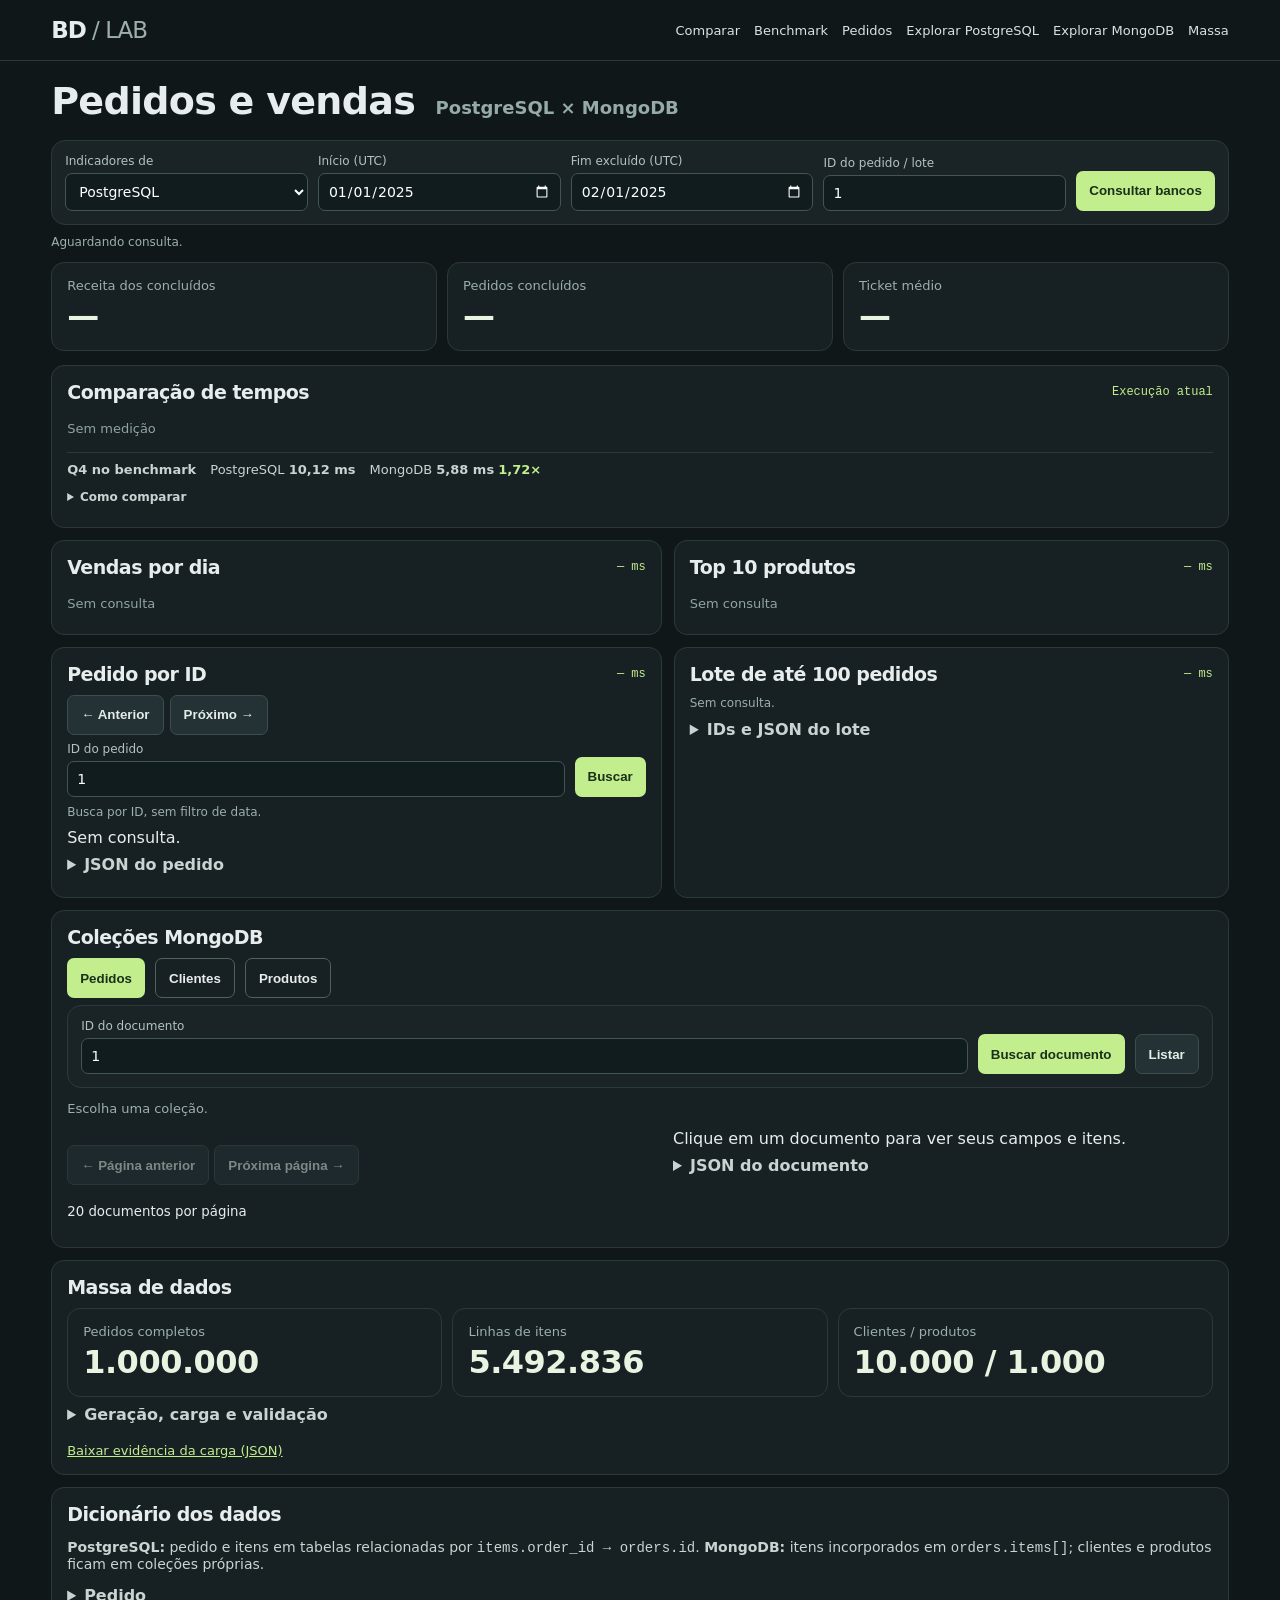
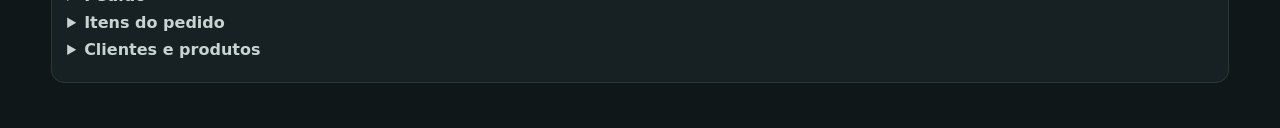
<file: static/index.html>
<!doctype html><html lang="pt-BR"><head><meta charset="utf-8"><meta name="viewport" content="width=device-width,initial-scale=1"><title>Pedidos · Laboratório SQL × NoSQL</title><link rel="stylesheet" href="/static/style.css?v=20261123-compact"><script defer src="/static/logic.js?v=20261123-compact"></script><script defer src="/static/app.js?v=20261123-compact"></script><script defer src="/static/browser.js?v=20261119-collections"></script></head><body>
<header><div class="brand">BD<span> / LAB</span></div><nav aria-label="Seções do painel"><a href="/compare">Comparar</a><a href="/benchmark">Benchmark</a><a href="#order-panel">Pedidos</a><a href="/explorer?source=postgres">Explorar PostgreSQL</a><a href="/explorer?source=mongo">Explorar MongoDB</a><a href="#load-evidence">Massa</a></nav></header>
<main><h1>Pedidos e vendas <span>PostgreSQL × MongoDB</span></h1>
<form id="filters" class="filters"><label>Indicadores de<select id="source"><option value="postgres">PostgreSQL</option><option value="mongo">MongoDB</option></select></label><label>Início (UTC)<input type="date" id="start" value="2025-01-01" required></label><label>Fim excluído (UTC)<input type="date" id="end" value="2025-02-01" required></label><label>ID do pedido / lote<input type="number" min="1" step="1" id="order_id" value="1" required></label><button id="refresh" type="submit">Consultar bancos</button></form>
<div id="status" role="status" aria-live="polite">Aguardando consulta.</div>
<section class="kpis" aria-label="Indicadores de pedidos concluídos"><article><span>Receita dos concluídos</span><strong id="revenue">—</strong></article><article><span>Pedidos concluídos</span><strong id="count">—</strong></article><article><span>Ticket médio</span><strong id="ticket">—</strong></article></section>
<section id="timings" class="panel timing-panel">
<div class="panel-heading"><h2>Comparação de tempos</h2><span class="timing">Execução atual</span></div>
<div id="comparison" class="empty">Sem medição</div>
<p id="comparison-context" class="caption"></p>
<div class="benchmark-note"><strong>Q4 no benchmark</strong> <span>PostgreSQL <b>10,12 ms</b></span> <span>MongoDB <b>5,88 ms</b> <strong class="source-tag">1,72×</strong></span>
<details><summary>Como comparar</summary><p>Medianas de 300 medições por banco no lote de 100 pedidos; uma execução ao vivo pode variar. Q1–Q3 favoreceram PostgreSQL no benchmark original. O ganho de Q4 não se generaliza para todo NoSQL.</p></details>
</div></section>
<section class="grid"><article class="panel"><div class="panel-heading"><h2>Vendas por dia</h2><span id="daily-time" class="timing">— ms</span></div><div id="daily" class="data-area empty">Sem consulta</div></article><article class="panel"><div class="panel-heading"><h2>Top 10 produtos</h2><span id="top-time" class="timing">— ms</span></div><div id="top" class="data-area empty">Sem consulta</div></article></section>
<div class="grid drill-down"><article id="order-panel" class="panel"><div class="panel-heading"><h2>Pedido por ID</h2><span id="order-time" class="timing">— ms</span></div><div class="order-navigation"><button type="button" id="previous-order">← Anterior</button> <button type="button" id="next-order">Próximo →</button></div><div class="filters order-search"><label>ID do pedido<input type="number" id="lookup-id" value="1" min="1" step="1"></label><button type="button" id="lookup-button">Buscar</button></div><p id="order-context" class="caption">Busca por ID, sem filtro de data.</p><div id="order-readable">Sem consulta.</div><details><summary>JSON do pedido</summary><pre id="order">Aguardando consulta</pre></details></article><section id="batch-panel" class="panel"><div class="panel-heading"><h2>Lote de até 100 pedidos</h2><span id="batch-time" class="timing">— ms</span></div><p id="batch-summary" class="caption">Sem consulta.</p><details><summary>IDs e JSON do lote</summary><div id="batch-links" class="caption"></div><pre id="batch">Aguardando consulta</pre></details></section></div>
<section id="collection-browser" class="panel"><h2>Coleções MongoDB</h2><div style="display:flex;gap:10px;flex-wrap:wrap"><button type="button" data-collection="orders" aria-pressed="true">Pedidos</button><button type="button" data-collection="customers" aria-pressed="false">Clientes</button><button type="button" data-collection="products" aria-pressed="false">Produtos</button></div><form id="document-search" class="filters"><label>ID do documento<input id="document-id" type="number" min="1" max="2147483647" step="1" value="1" required></label><button type="submit">Buscar documento</button><button type="button" id="collection-reload">Listar</button></form><p id="collection-status" role="status" aria-live="polite">Escolha uma coleção.</p><div class="grid"><div><div id="collection-list"></div><p><button type="button" id="collection-prev" disabled>← Página anterior</button> <button type="button" id="collection-next" disabled>Próxima página →</button></p><small>20 documentos por página</small></div><div><div id="document-detail">Clique em um documento para ver seus campos e itens.</div><details><summary>JSON do documento</summary><pre id="document-json">Nenhum documento selecionado.</pre></details></div></div></section>
<section id="load-evidence" class="panel"><h2>Massa de dados</h2><div class="kpis"><article><span>Pedidos completos</span><strong>1.000.000</strong></article><article><span>Linhas de itens</span><strong>5.492.836</strong></article><article><span>Clientes / produtos</span><strong>10.000 / 1.000</strong></article></div><details><summary>Geração, carga e validação</summary><p>Dados sintéticos de 2025, seed 42; um registro lógico é um pedido completo com seus itens.</p><p><strong>Método:</strong> gerador JSONL reproduzível (seed 42) → MongoDB <code>insert_many</code> em lotes de 1.000 e PostgreSQL <code>COPY</code> → conferência do manifesto nos dois bancos: pedidos, itens e soma em centavos.</p><p><strong>Arquivo de origem:</strong> 630,04 MB (630.043.078 bytes) em JSONL. Não representa o espaço interno de cada banco.</p><p><strong>Carga registrada em 17/11:</strong> PostgreSQL 440,85 s · MongoDB 53,94 s. Evidência histórica da carga, não medição atual de consulta.</p><p><strong>Validação registrada:</strong> contagem de pedidos, linhas de itens e soma dos totais equivalentes em SQL e MongoDB. Soma de todos os pedidos: R$ 1.088.334.318,85. Isso não é receita apenas dos concluídos.</p><p>Origem: gerador sintético do projeto. Datas entre 01/01/2025 e 31/12/2025, UTC. A fonte abaixo é <code>results/load.json</code> e seu manifesto. Os cartões são evidências salvas, não contadores ao vivo.</p><p>SHA-256 do JSONL: <code style="overflow-wrap:anywhere">d137569dcd47d8164c972f5d25ea2ace0c09b0179111cd9fd729ad60110437f8</code></p></details><p class="evidence-link"><a id="download-evidence" download="evidencia-carga-19-11.json" href="#">Baixar evidência da carga (JSON)</a></p></section>
<section id="data-dictionary" class="panel"><h2>Dicionário dos dados</h2><p><strong>PostgreSQL:</strong> pedido e itens em tabelas relacionadas por <code>items.order_id → orders.id</code>. <strong>MongoDB:</strong> itens incorporados em <code>orders.items[]</code>; clientes e produtos ficam em coleções próprias.</p><details><summary>Pedido</summary><table><thead><tr><th>Campo</th><th>Significado</th></tr></thead><tbody><tr><td>id / _id</td><td>Identificador único inteiro do pedido; _id no MongoDB, exibido como id pela API.</td></tr><tr><td>customer_id</td><td>ID do cliente associado; referência a customers.</td></tr><tr><td>created_at</td><td>Data e hora do pedido em UTC.</td></tr><tr><td>status</td><td>criado, concluido ou cancelado. Indicadores de vendas usam apenas concluido.</td></tr><tr><td>total_cents</td><td>Soma de quantidade × preço de cada linha, em centavos inteiros. 67964 = R$ 679,64.</td></tr><tr><td>items</td><td>Array de itens no MongoDB; reconstruído por junção no PostgreSQL.</td></tr></tbody></table></details><details><summary>Itens do pedido</summary><table><tbody><tr><th>Campo</th><th>Significado</th></tr><tr><td>order_id</td><td>Chave para o pedido no PostgreSQL; vínculo implícito pelo documento pai no MongoDB.</td></tr><tr><td>position</td><td>Posição da linha, iniciando em zero; a tabela na tela mostra linha 1, 2…</td></tr><tr><td>product_id</td><td>ID do produto referenciado.</td></tr><tr><td>product_name</td><td>Nome registrado no momento do pedido, preservado como histórico.</td></tr><tr><td>quantity</td><td>Quantidade de unidades daquela linha, não número de linhas.</td></tr><tr><td>unit_cents</td><td>Preço unitário histórico em centavos inteiros.</td></tr><tr><td>Subtotal na tela</td><td>Calculado: quantity × unit_cents; convertido para BRL apenas para exibição.</td></tr></tbody></table></details><details><summary>Clientes e produtos</summary><table><tbody><tr><th>Entidade / campo</th><th>Significado</th></tr><tr><td>customers: id / _id, name</td><td>Identificador e nome sintético do cliente.</td></tr><tr><td>products: id / _id, sku, name</td><td>Identificador, código SKU único e nome sintético do produto.</td></tr></tbody></table><p>Não são dados pessoais reais. Relações verificadas na carga; os modelos respondem às mesmas perguntas de negócio.</p></details></section>
<script id="load-evidence-json" type="application/json">{"manifest": {"seed": 42, "orders": 1000000, "items": 5492836, "total_cents": 108833431885, "sha256": "d137569dcd47d8164c972f5d25ea2ace0c09b0179111cd9fd729ad60110437f8", "bytes": 630043078, "generation_seconds": 39.581696833000024, "logical_record": "um pedido completo", "synthetic": true}, "python": "3.14.6 (main, Jun 10 2026, 10:03:53) [Clang 21.0.0 (clang-2100.0.123.102)]", "platform": "macOS-26.6.2-arm64-arm-64bit-Mach-O", "loads": {"postgres_seconds": 440.84725529200114, "mongo_seconds": 53.943402790999244}, "postgres_counts": {"orders": 1000000, "total_cents": 108833431885, "items": 5492836}, "postgres_bytes": 795072179, "postgres_version": "PostgreSQL 17.11 on aarch64-unknown-linux-musl, compiled by gcc (Alpine 15.2.0) 15.2.0, 64-bit", "mongo_counts": {"orders": 1000000, "items": 5492836, "total_cents": 108833431885}, "mongo_stats": {"db": "bd_lab", "collections": 3, "views": 0, "objects": 1011000, "avgObjSize": 632.868334322453, "dataSize": 639829886.0, "storageSize": 157171712.0, "indexes": 6, "indexSize": 56373248.0, "totalSize": 213544960.0, "scaleFactor": 1, "fsUsedSize": 5510217728.0, "fsTotalSize": 31524294656.0, "ok": 1.0}, "mongo_version": "8.3.17", "validated": true, "presentation_context": {"load_date": "2026-11-17", "delivery_date": "2026-11-19", "customers": 10000, "products": 1000, "synthetic_dates": "2025 UTC", "live_dimension_check_date": "2026-11-19"}}</script>
</main></body></html>
</file>
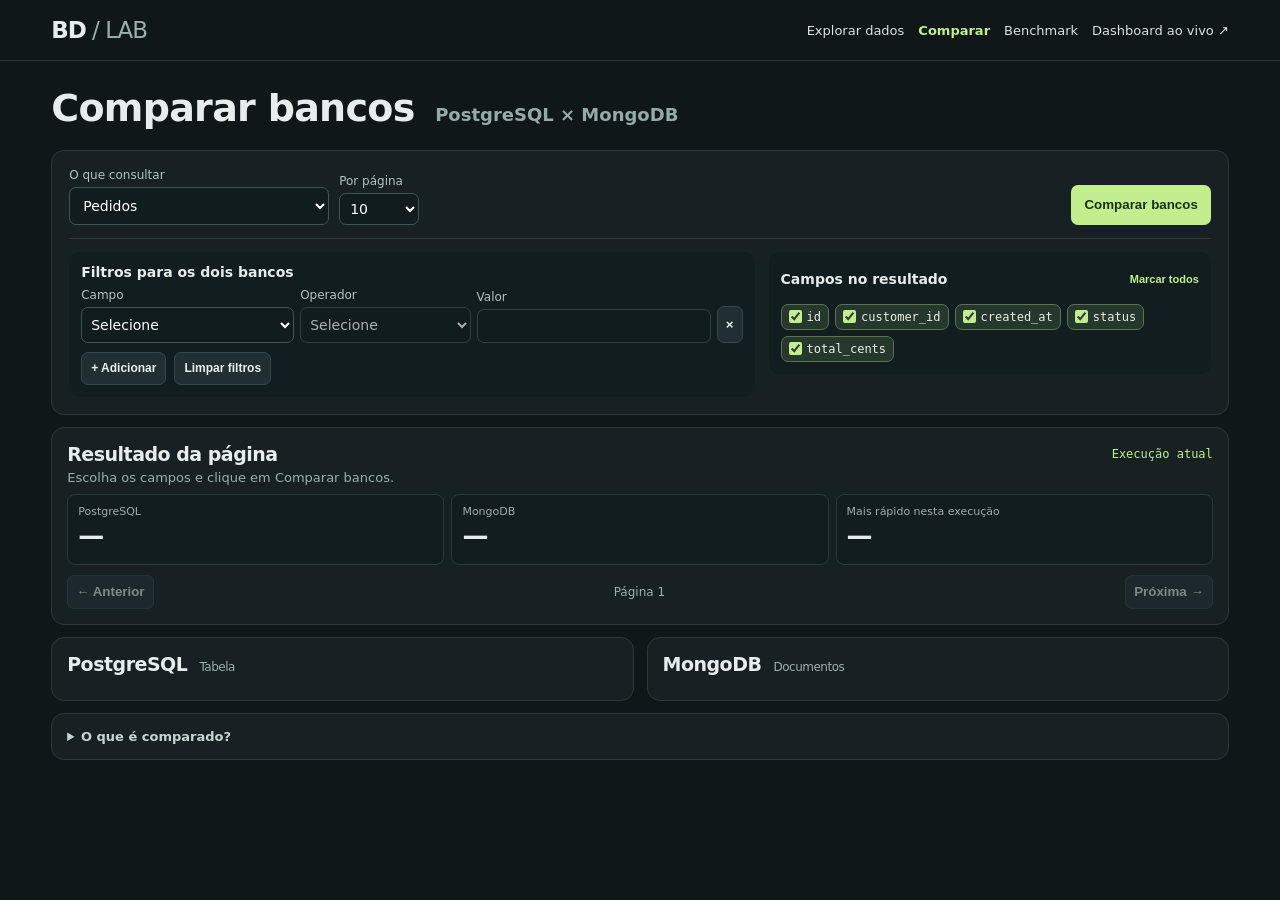
<file: static/compare.html>
<!doctype html>
<html lang="pt-BR"><head><meta charset="utf-8"><meta name="viewport" content="width=device-width,initial-scale=1">
<title>Comparar bancos · BD Lab</title><link rel="stylesheet" href="/static/style.css"><link rel="stylesheet" href="/static/explorer.css?v=20261124b"><link rel="stylesheet" href="/static/compare.css?v=20261124"><script defer src="/static/compare-logic.js?v=20261124"></script><script defer src="/static/compare.js?v=20261124"></script></head>
<body>
<header><div class="brand">BD<span> / LAB</span></div><nav aria-label="Áreas do laboratório"><a href="/explorer" class="nav-link">Explorar dados</a><a href="/compare" aria-current="page" class="nav-link">Comparar</a><a href="/benchmark" class="nav-link">Benchmark</a><a href="/" class="nav-link">Dashboard ao vivo ↗</a></nav></header>
<main class="workbench compare-page">
<div class="workbench-top"><h1>Comparar bancos <span>PostgreSQL × MongoDB</span></h1></div>
<form id="compare-form" class="panel query-panel">
<div class="query-heading"><label>O que consultar <select id="compare-entity"><option value="orders">Pedidos</option><option value="customers">Clientes</option><option value="products">Produtos</option></select></label><label class="page-limit">Por página<select id="compare-limit"><option>10</option><option>20</option><option>50</option></select></label><button type="submit" id="compare-run">Comparar bancos</button></div>
<div class="query-grid"><section class="filter-area"><h3>Filtros para os dois bancos</h3><div id="conditions"></div><div class="tools-row"><button type="button" class="subtle" id="compare-add">+ Adicionar</button><button type="button" class="subtle" id="compare-clear">Limpar filtros</button></div></section>
<section class="fields-area"><div class="fields-heading"><h3>Campos no resultado</h3><button type="button" class="text-button" id="compare-all">Marcar todos</button></div><div id="select-fields"></div></section></div>
</form>
<section class="panel compare-summary" aria-label="Resumo da comparação">
<div class="panel-heading"><h2>Resultado da página</h2><span class="timing">Execução atual</span></div><p id="compare-status" role="status" aria-live="polite"></p>
<div class="compare-metrics"><div><span>PostgreSQL</span><strong id="pg-time">—</strong></div><div><span>MongoDB</span><strong id="mongo-time">—</strong></div><div><span>Mais rápido nesta execução</span><strong id="compare-winner">—</strong><small id="compare-delta"></small></div></div>
<p id="compare-agreement" class="agreement"></p><ul id="compare-differences" hidden></ul>
<nav class="pagination" aria-label="Páginas comparadas"><button id="compare-prev" type="button" class="subtle" disabled>← Anterior</button><span id="compare-page">Página 1</span><button id="compare-next" type="button" class="subtle" disabled>Próxima →</button></nav>
</section>
<div class="compare-results"><section class="panel"><h2>PostgreSQL <span>Tabela</span></h2><div id="pg-rows" class="compare-rows"></div></section><section class="panel"><h2>MongoDB <span>Documentos</span></h2><div id="mongo-rows" class="compare-rows"></div></section></div>
<details class="panel compare-note"><summary>O que é comparado?</summary><p>O mesmo conjunto de filtros e campos comuns, pela identidade de negócio e pelos valores desta página. Itens incorporados não entram nesta tela; veja-os em <a href="/explorer">Explorar dados</a>. Os tempos incluem conexão e leitura e variam a cada execução. Para resultados de várias repetições, use o <a href="/">Benchmark</a>.</p></details>
</main></body></html>
</file>
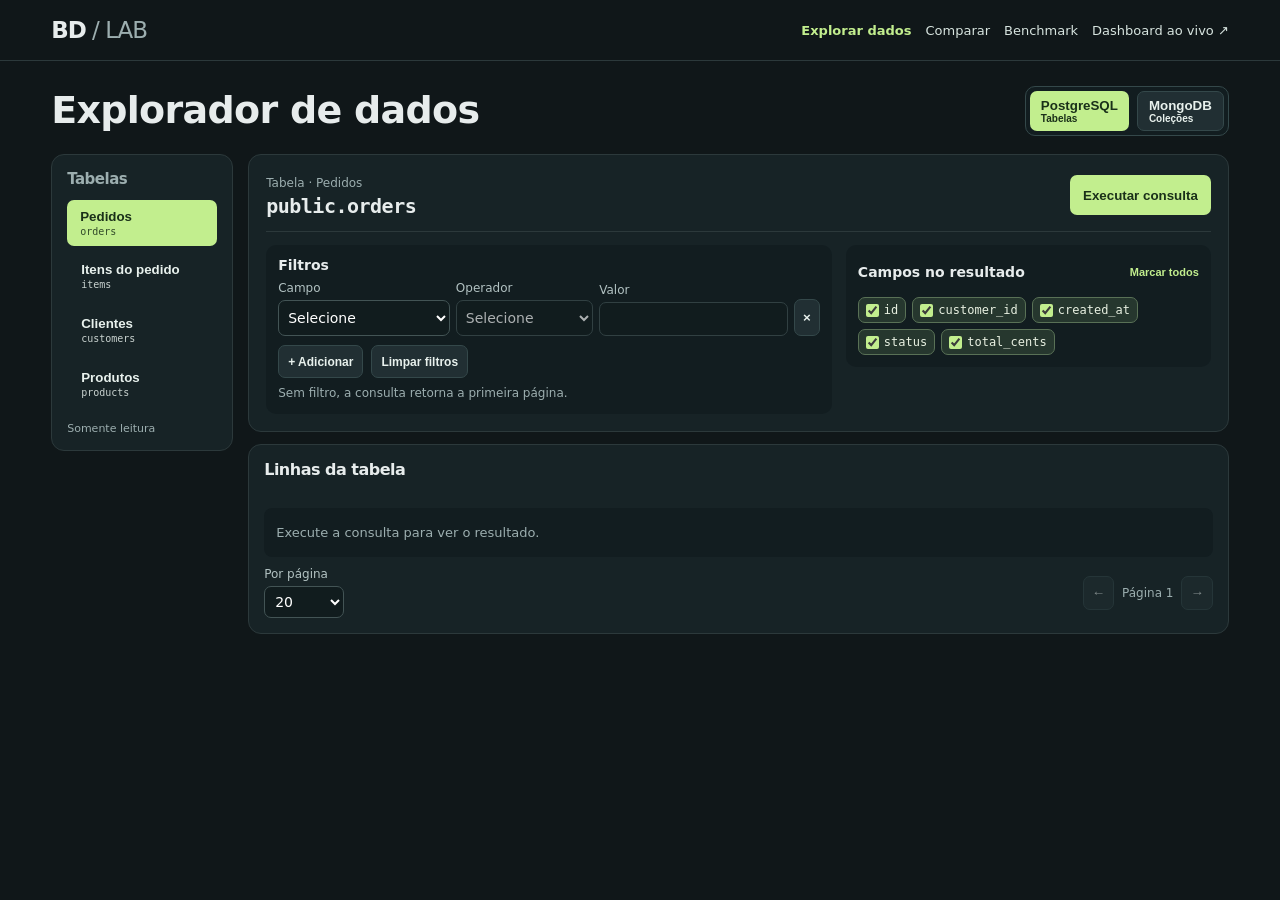
<file: static/explorer.html>
<!doctype html>
<html lang="pt-BR">
<head><meta charset="utf-8"><meta name="viewport" content="width=device-width,initial-scale=1">
<title>Explorador · BD Lab</title><link rel="stylesheet" href="/static/style.css"><link rel="stylesheet" href="/static/explorer.css?v=20261124b"><script defer src="/static/explorer.js?v=20261124b"></script></head>
<body>
<header><div class="brand">BD<span> / LAB</span></div><nav aria-label="Áreas do laboratório"><a href="/explorer" aria-current="page" class="nav-link">Explorar dados</a><a href="/compare" class="nav-link">Comparar</a><a href="/benchmark" class="nav-link">Benchmark</a><a href="/" class="nav-link">Dashboard ao vivo ↗</a></nav></header>
<main class="workbench">
<div class="workbench-top"><h1>Explorador de dados</h1><div class="engine-tabs" role="group" aria-label="Banco de dados">
<button type="button" data-engine="postgres" aria-pressed="true">PostgreSQL <small>Tabelas</small></button>
<button type="button" data-engine="mongo" aria-pressed="false">MongoDB <small>Coleções</small></button>
</div></div>
<div class="workbench-layout">
<aside class="panel schema"><h2 id="schema-title">Tabelas</h2><div id="entity-list" aria-labelledby="schema-title"></div><span class="read-only">Somente leitura</span></aside>
<section class="workspace" aria-label="Consulta do objeto selecionado">
<form id="explorer-filter" class="panel query-panel">
<div class="query-heading"><div><span class="query-type" id="entity-type">Tabela</span><h2 id="entity-title"></h2></div><button type="submit" id="run-query">Executar consulta</button></div>
<div class="query-grid">
<section class="filter-area" aria-labelledby="filter-title"><h3 id="filter-title">Filtros</h3><div id="conditions"></div>
<div class="tools-row"><button type="button" id="add-filter" class="subtle">+ Adicionar</button><button type="button" id="clear-filter" class="subtle">Limpar filtros</button></div><p class="caption" id="filter-note">Sem filtro, a consulta retorna a primeira página.</p></section>
<section class="fields-area" aria-labelledby="fields-title"><div class="fields-heading"><h3 id="fields-title">Campos no resultado</h3><button type="button" class="text-button" id="select-all">Marcar todos</button></div><div id="select-fields"></div></section>
</div>
</form>
<section class="panel results"><div class="panel-heading"><div><h2 id="result-title">Resultados</h2><p id="explorer-status" role="status" aria-live="polite"></p></div><span id="query-time" class="timing" hidden></span></div>
<div id="result-view"></div>
<nav class="pagination" aria-label="Páginas de resultado"><label class="page-limit">Por página<select id="page-limit"><option>10</option><option selected>20</option><option>50</option></select></label><div class="page-buttons"><button id="page-prev" type="button" class="subtle" disabled>←</button><span id="page-number">Página 1</span><button id="page-next" type="button" class="subtle" disabled>→</button></div></nav>
</section></section></div>
</main></body></html>
</file>
<file: static/style.css>
:root{font-family:Inter,ui-sans-serif,system-ui,-apple-system,sans-serif;color:#e7ecec;background:#101719;color-scheme:dark;--accent:#c2ee8e;--muted:#9caeaf;--border:#2c393b}*{box-sizing:border-box}body{margin:0}header{border-bottom:1px solid var(--border);padding:23px max(5vw,20px);display:flex;justify-content:space-between;align-items:center}.brand{font-weight:800;font-size:23px;letter-spacing:-1px}.brand span{color:var(--muted);font-weight:400}.badge,.eyebrow{font-size:11px;letter-spacing:1.6px;font-weight:650}.badge{color:var(--accent);border:1px solid #52713d;padding:8px 10px;border-radius:20px}main{max-width:1440px;margin:auto;padding:40px max(5vw,20px)}.intro{max-width:820px;margin-bottom:34px}.eyebrow{color:var(--accent)}h1{font-size:clamp(32px,4.5vw,57px);line-height:1.08;letter-spacing:-2px;margin:17px 0}h1 span{color:#95aaa9}.intro>p:last-child{max-width:640px;color:var(--muted);line-height:1.6}.filters{display:flex;flex-wrap:wrap;gap:14px;padding:22px;background:#1a2426;border:1px solid var(--border);border-radius:14px;align-items:end}label{flex:1;min-width:135px;font-size:12px;color:#b2c2c2}input,select{display:block;width:100%;margin-top:8px;padding:11px 12px;border:1px solid #435455;border-radius:7px;background:#111c1e;color:#fff;font:inherit;font-size:14px}button{padding:13px 19px;border:0;border-radius:7px;background:var(--accent);color:#1a3019;font-weight:750;cursor:pointer;min-height:43px}button:disabled{opacity:.5;cursor:wait}button:focus-visible,input:focus-visible,select:focus-visible{outline:3px solid #fff;outline-offset:3px}#status{font-size:13px;line-height:1.6;color:var(--muted);margin:17px 0;min-height:24px}#status.error{color:#ffb0a2}.kpis{display:grid;grid-template-columns:repeat(3,1fr);gap:18px;margin:22px 0}.kpis article,.panel{border:1px solid var(--border);background:#172123;border-radius:13px;padding:24px}.kpis span,.kpis small{display:block;color:var(--muted);font-size:13px}.kpis strong{font-size:clamp(25px,3vw,37px);display:block;margin:14px 0;color:#e8f4e1;letter-spacing:-1px}.kpis small{font-size:11px}.grid{display:grid;grid-template-columns:1.1fr 1fr;gap:18px;margin-bottom:18px}.panel{min-width:0}.panel-heading{display:flex;justify-content:space-between;align-items:center;gap:10px}h2{font-size:21px;margin:8px 0 18px;letter-spacing:-.5px}.timing{white-space:nowrap;font-size:12px;font-family:ui-monospace,monospace;color:var(--accent)}.caption,footer{font-size:12px;color:var(--muted);line-height:1.7}.empty{color:#91a3a3;font-size:13px;padding:25px 0}.data-area{max-height:360px;overflow:auto}table{width:100%;border-collapse:collapse;font-size:12px;text-align:right}th{color:var(--muted);font-weight:500}th,td{padding:11px 5px;border-bottom:1px solid var(--border)}th:first-child,td:first-child{text-align:left}.bar-row{display:grid;grid-template-columns:72px 1fr 78px;gap:10px;align-items:center;margin:14px 0;font-size:12px}.bar-track{height:9px;background:#2b3a3c;border-radius:8px;overflow:hidden}.bar{height:100%;background:var(--accent);border-radius:8px}.bar-row small{color:var(--muted);display:block;margin-top:4px}pre{white-space:pre-wrap;overflow-wrap:anywhere;max-height:350px;overflow:auto;font-size:12px;line-height:1.6;background:#111a1c;border-radius:8px;padding:16px;color:#bfd1ca}.error-note{color:#ffb0a2;font-size:12px;line-height:1.6}.comparison-table td:nth-child(2){color:#9fd1ec}.comparison-table td:nth-child(3){color:var(--accent)}footer{margin:30px 0 0;text-align:center}.source-tag{color:var(--accent)}@media(max-width:760px){.grid,.kpis{grid-template-columns:1fr}.filters label{flex-basis:40%}.filters button{width:100%}.badge{font-size:9px;letter-spacing:.7px}.panel,.kpis article{padding:18px}main{padding-top:28px}.intro{margin-bottom:24px}.kpis strong{margin:8px 0}.kpis{gap:10px}.kpis article{padding:18px}}

#collection-list{max-height:480px;overflow:auto;padding-right:8px} [data-collection][aria-pressed="false"]{background:transparent;color:inherit;border:1px solid #52615c} #collection-browser .grid{align-items:start}

/* Presentation layout: primary controls/results first; supporting detail on demand. */
header{padding:14px max(4vw,16px);gap:12px;flex-wrap:wrap}
header nav{display:flex;flex-wrap:wrap;gap:6px 14px}
header nav a{display:inline-flex;align-items:center;min-height:32px;color:#d7e4df;text-decoration:none;font-size:13px}
header nav a:hover,header nav a:focus-visible{color:var(--accent);text-decoration:underline}
main{padding:18px max(4vw,16px) 34px}
h1{font-size:clamp(25px,3vw,38px);margin:0 0 15px;line-height:1.2;letter-spacing:-.7px}
h1 span{font-size:clamp(13px,1.7vw,18px);margin-left:8px;letter-spacing:0;white-space:nowrap}
h2{font-size:19px;margin:0 0 10px}
.panel-heading h2{margin:0}.panel-heading{margin-bottom:10px}
.filters{gap:10px;padding:13px}
.filters label{min-width:0}
input,select{margin-top:5px;padding:9px}
button{padding:9px 13px;min-height:40px}
#status{margin:8px 0;min-height:19px;font-size:12px}
.kpis{gap:10px;margin:10px 0 14px}
.kpis article,.panel{padding:15px}
.kpis strong{font-size:clamp(20px,2.5vw,34px);margin:4px 0 0;letter-spacing:-.5px}
.grid{gap:12px;margin-bottom:12px}
main>.panel{margin-bottom:12px;scroll-margin-top:12px}
#order-panel{scroll-margin-top:12px}
.caption{margin:7px 0;line-height:1.45}
.empty{padding:8px 0;margin:0}
th,td{padding:8px 6px}
.comparison-table td:nth-child(4){font-weight:700}
.table-scroll{overflow-x:auto}
.benchmark-note{display:flex;align-items:center;flex-wrap:wrap;gap:5px 14px;border-top:1px solid var(--border);padding-top:9px;margin-top:8px;font-size:13px;color:#c7d4d1}
.benchmark-note details{flex-basis:100%;font-size:12px;color:var(--muted)}
details{margin:8px 0}summary{cursor:pointer;color:#c7d4d1;font-weight:650}
summary:focus-visible,a:focus-visible{outline:2px solid var(--accent);outline-offset:3px}
.order-navigation{display:flex;gap:6px;margin-bottom:7px}
.order-navigation button,#collection-prev,#collection-next,#collection-reload{background:#243235;border:1px solid #3b4d4e;color:#e3ece6}
.order-search{background:transparent;padding:0;border:0;align-items:end}
#order-readable h3{margin:10px 0 5px}#order-readable p{margin:6px 0;font-size:13px}
#batch-links{max-height:175px;overflow:auto;scrollbar-gutter:stable}
#batch-links button{background:#263836;color:#dcebdc;min-height:32px;font-size:12px}
#collection-browser .filters{margin-top:7px}
#collection-list{max-height:320px}#collection-status{font-size:13px;color:var(--muted)}
#load-evidence .kpis{margin-bottom:8px}
#load-evidence details p,#data-dictionary p{font-size:14px;color:#c7d4d1}
.evidence-link{margin-bottom:0}.evidence-link a{color:var(--accent);font-size:13px}
@media(max-width:760px){
 main{padding-top:14px}
 .filters label{flex-basis:calc(50% - 8px)}
 h1 span{display:block;margin:2px 0 0}
 .grid{grid-template-columns:1fr}
 .kpis{grid-template-columns:repeat(3,minmax(0,1fr));gap:6px}
 .kpis article{padding:8px}
 .kpis span{font-size:11px}
 .kpis strong{font-size:clamp(13px,4vw,22px);overflow-wrap:anywhere}
 .panel{padding:12px}
 .order-search label{flex:1}.order-search button{width:auto}
 .comparison-table td,.comparison-table th{font-size:10px;padding:6px 3px}
}
@media(max-width:760px){
 main>.kpis{grid-template-columns:minmax(0,1.32fr) minmax(0,.82fr) minmax(0,1fr)}
 main>.kpis strong{white-space:nowrap;font-size:clamp(11px,3.5vw,21px)}
}
</file>
<file: static/explorer.css>
:root{--work-surface:#172326;--work-inner:#121d20;--work-line:#34484a;--work-text:#e8f1ed}
.workbench{padding-top:25px}.workbench-top{display:flex;justify-content:space-between;gap:14px;align-items:center;margin-bottom:18px}.workbench h1{margin:0}
.workbench-layout{display:grid;grid-template-columns:minmax(150px,182px) minmax(0,1fr);gap:15px;align-items:start}
.workspace{min-width:0;display:grid;gap:12px}.workspace .panel,.workbench .schema{background:var(--work-surface)}
.engine-tabs,.tools-row,.pagination,.query-heading,.fields-heading,.page-buttons{display:flex;align-items:center;gap:8px}
.engine-tabs{border:1px solid var(--work-line);border-radius:10px;background:var(--work-inner);padding:4px}
.engine-tabs button{min-height:40px;text-align:left;padding:5px 11px}.engine-tabs small{display:block;font-size:10px;font-weight:600}
.engine-tabs button[aria-pressed=false],.subtle{background:#212f33;color:var(--work-text);border:1px solid var(--work-line)}
.schema h2{font-size:15px;color:var(--muted);margin-bottom:12px}
#entity-list{display:grid;gap:6px}
#entity-list button{min-height:43px;text-align:left;display:flex;flex-direction:column;justify-content:center;gap:2px}
#entity-list button[aria-pressed=false]{background:transparent;color:var(--work-text);border:1px solid transparent}
#entity-list button[aria-pressed=false]:hover{background:var(--work-inner);border-color:var(--work-line)}
#entity-list small{font-family:ui-monospace,monospace;font-size:10px;font-weight:500;opacity:.85}
.read-only{display:block;color:var(--muted);font-size:11px;margin:14px 0 0}
.query-panel{padding:17px}
.query-heading{justify-content:space-between;gap:12px;padding-bottom:13px;border-bottom:1px solid var(--border);margin-bottom:13px}
.query-heading h2{margin:3px 0 0;font-family:ui-monospace,monospace;font-size:20px}.query-type{font-size:12px;color:var(--muted)}
.query-grid{display:grid;grid-template-columns:minmax(0,1.55fr) minmax(0,1fr);gap:14px;align-items:start}
.query-grid h3{font-size:14px;margin:0 0 8px}.fields-heading{justify-content:space-between;gap:4px}.fields-heading h3{margin:0}
.filter-area,.fields-area{border-radius:10px;background:var(--work-inner);padding:12px;min-width:0}
#conditions{display:grid;gap:8px}.condition{display:grid;grid-template-columns:minmax(0,1fr) minmax(0,.8fr) minmax(0,1.1fr) auto;gap:6px;align-items:end}
.condition label{min-width:0}.condition button{min-height:37px;padding:5px 8px}.condition select,.condition input{min-width:0;padding:8px 5px}
.condition :disabled{opacity:.65}
.tools-row{margin-top:9px;flex-wrap:wrap}.tools-row button{font-size:12px;min-height:33px;padding:7px 9px}
#filter-note{margin-bottom:0}
#select-fields{display:flex;gap:6px;flex-wrap:wrap;margin-top:10px}
.field-chip{display:inline-flex;align-items:center;gap:5px;min-width:0;flex:none;padding:5px 7px;border-radius:7px;background:#1d292c;border:1px solid var(--work-line);cursor:pointer;color:#dce6e1;font-family:ui-monospace,monospace;overflow-wrap:anywhere}
.field-chip:has(:checked){border-color:#597156;background:#26372e;color:#e9f1e2}
.field-chip input{display:inline-block;width:auto;margin:0;accent-color:var(--accent)}
.text-button{background:none;color:var(--accent);padding:3px 0;min-height:30px;font-size:11px;white-space:nowrap}
.results .panel-heading{margin-bottom:8px}.results h2{font-size:16px}
#explorer-status{color:var(--muted);margin:5px 0 0;font-size:12px;min-height:16px}#explorer-status.error-note{color:#ffb0a2}
#result-view{max-height:56vh;overflow:auto;border-radius:8px}
.empty-result{color:var(--muted);padding:17px 12px;background:var(--work-inner);font-size:13px}
#result-view table th{position:sticky;top:0;background:#263639}
#result-view table td,#result-view table th{text-align:left;padding:9px 10px;white-space:nowrap}#result-view table tr:hover td{background:#1d3031}
.doc-result{background:var(--work-inner);border:1px solid var(--border);border-radius:8px;padding:9px;margin:0 0 6px}
.doc-fields{display:grid;grid-template-columns:max-content minmax(0,1fr);gap:5px 12px;font-size:13px;margin:8px 3px}
.doc-fields dt{color:var(--muted);font-family:monospace}.doc-fields dd{margin:0;overflow-wrap:anywhere}.doc-result .subtable{max-height:250px;overflow:auto;margin-top:7px}
.pagination{justify-content:space-between;margin-top:10px;gap:8px}.pagination span{color:var(--muted);font-size:12px}
.page-limit{flex:0 0 80px;min-width:0}.page-limit select{padding:6px}
.pagination button{min-height:34px;padding:5px 8px}
nav .nav-link[aria-current=page]{color:var(--accent);font-weight:700}
@media(max-width:950px){.query-grid{grid-template-columns:minmax(0,1fr)}}
@media(max-width:720px){
 .workbench-top{align-items:stretch;flex-direction:column}.engine-tabs button{flex:1}
 .workbench-layout{grid-template-columns:minmax(0,1fr);gap:8px}
 #entity-list{display:flex;flex-wrap:wrap}.read-only{margin-top:7px}
 .condition{grid-template-columns:minmax(0,1fr) minmax(0,1fr) auto}
 .condition label:nth-child(3){grid-column:1/3;grid-row:2}.condition button{grid-column:3;grid-row:2}
 .query-panel{padding:12px}#run-query{padding:8px 9px;font-size:12px}
}
</file>
<file: static/compare.css>
.compare-page .query-heading{align-items:end;justify-content:flex-start;gap:10px}.compare-page .query-heading>label:first-child{flex:0 1 260px;min-width:115px}
#compare-run{margin-left:auto}
.compare-summary,.compare-note{margin-top:12px}
.compare-summary .panel-heading{margin-bottom:4px}
#compare-status,#compare-agreement{margin:5px 0 9px;font-size:13px}
#compare-status{color:var(--muted)}
#compare-status.error-note,.agreement.different{color:#ffb0a2}
.agreement.equal{color:var(--accent)}
.compare-metrics{display:grid;grid-template-columns:repeat(3,minmax(0,1fr));gap:7px}
.compare-metrics>div{padding:10px;border:1px solid var(--border);border-radius:8px;background:#121d20}
.compare-metrics span,.compare-metrics small{display:block;font-size:11px;color:var(--muted)}
.compare-metrics strong{font-size:clamp(14px,2.5vw,26px);margin:3px 0;display:block;overflow-wrap:anywhere}
.compare-results{display:grid;grid-template-columns:repeat(2,minmax(0,1fr));gap:13px}
.compare-results h2 span{font-size:12px;color:var(--muted);font-weight:500;margin-left:6px}
.compare-rows{overflow:auto;max-height:52vh}.compare-rows table th,.compare-rows table td{text-align:left;white-space:nowrap}
#compare-differences{font-size:12px;color:#ffb0a2;max-height:120px;overflow:auto}
.compare-note{font-size:13px;color:var(--muted)}.compare-note a{color:var(--accent)}
@media(max-width:720px){.compare-results{grid-template-columns:1fr}.compare-page .query-heading{flex-wrap:wrap}.compare-page .query-heading>label:first-child{flex:1}.compare-page #compare-run{margin-left:0}.compare-metrics>div{padding:7px}}
</file>
